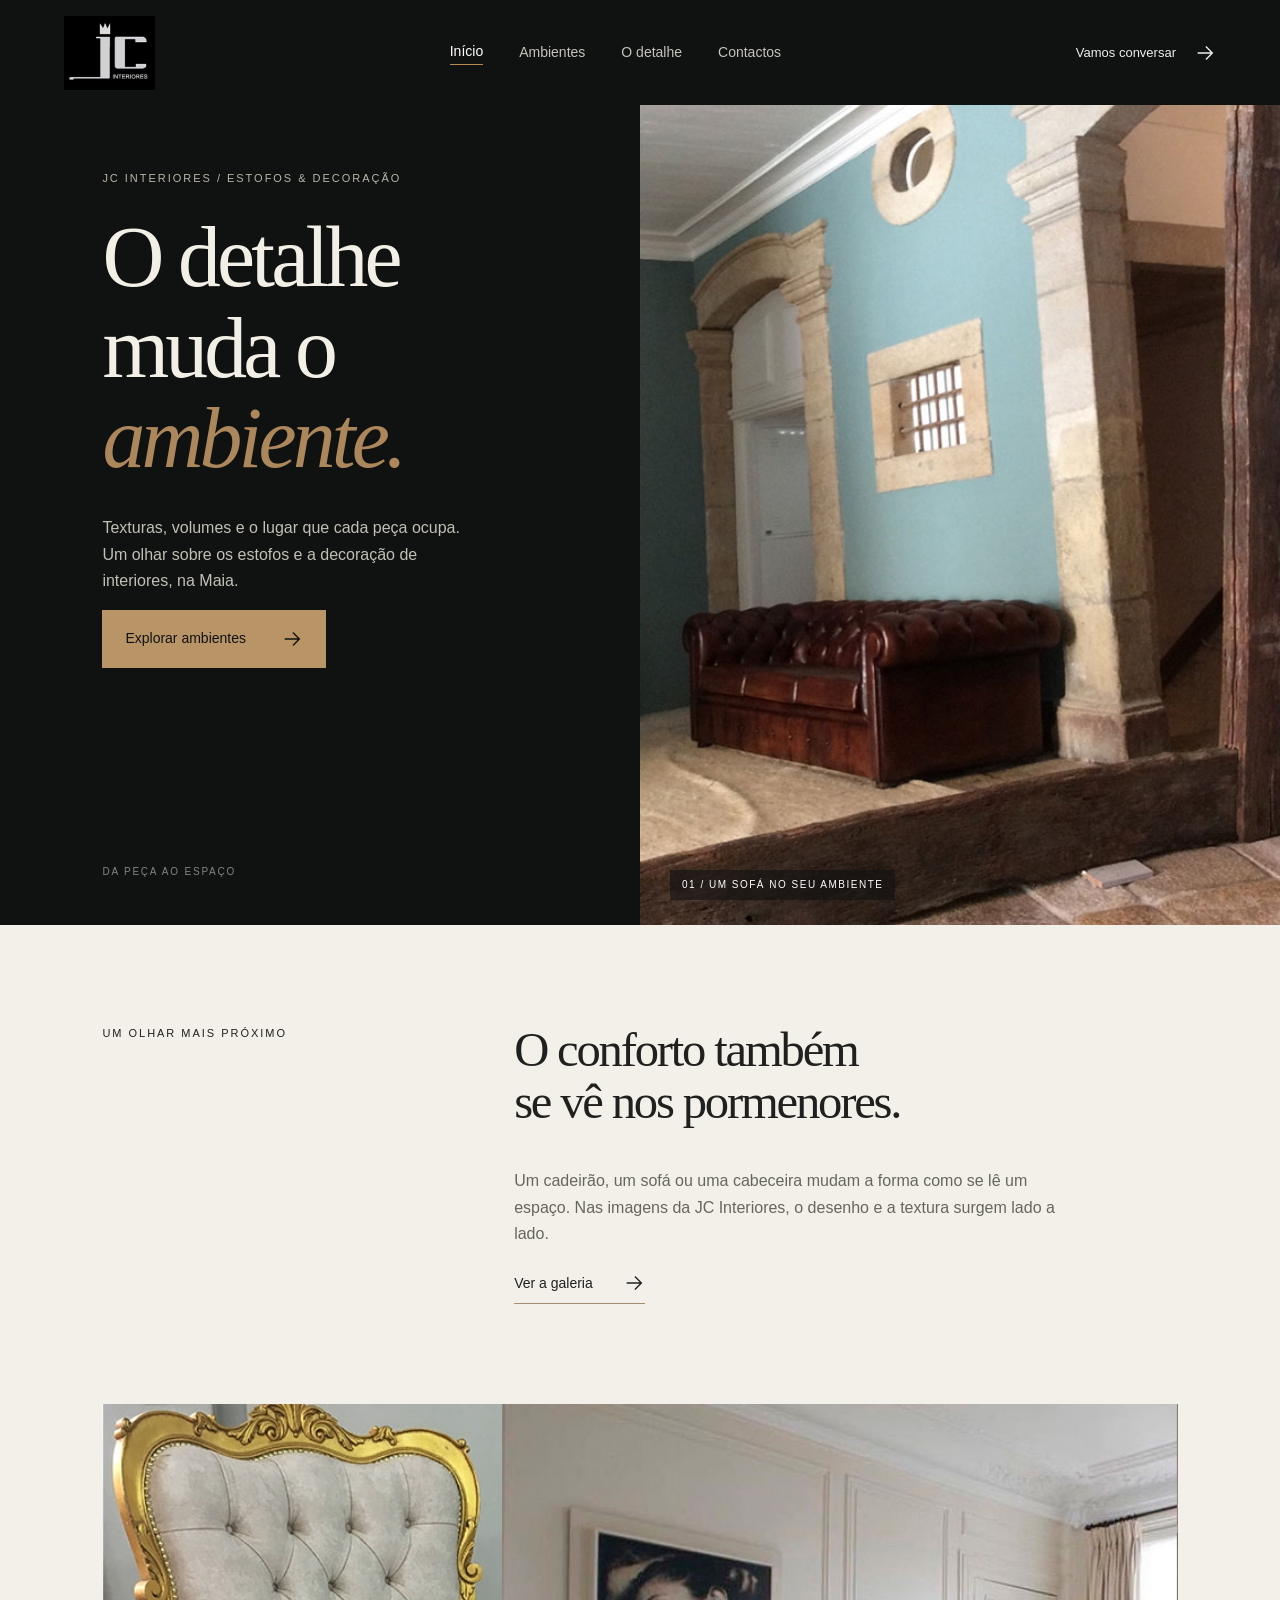
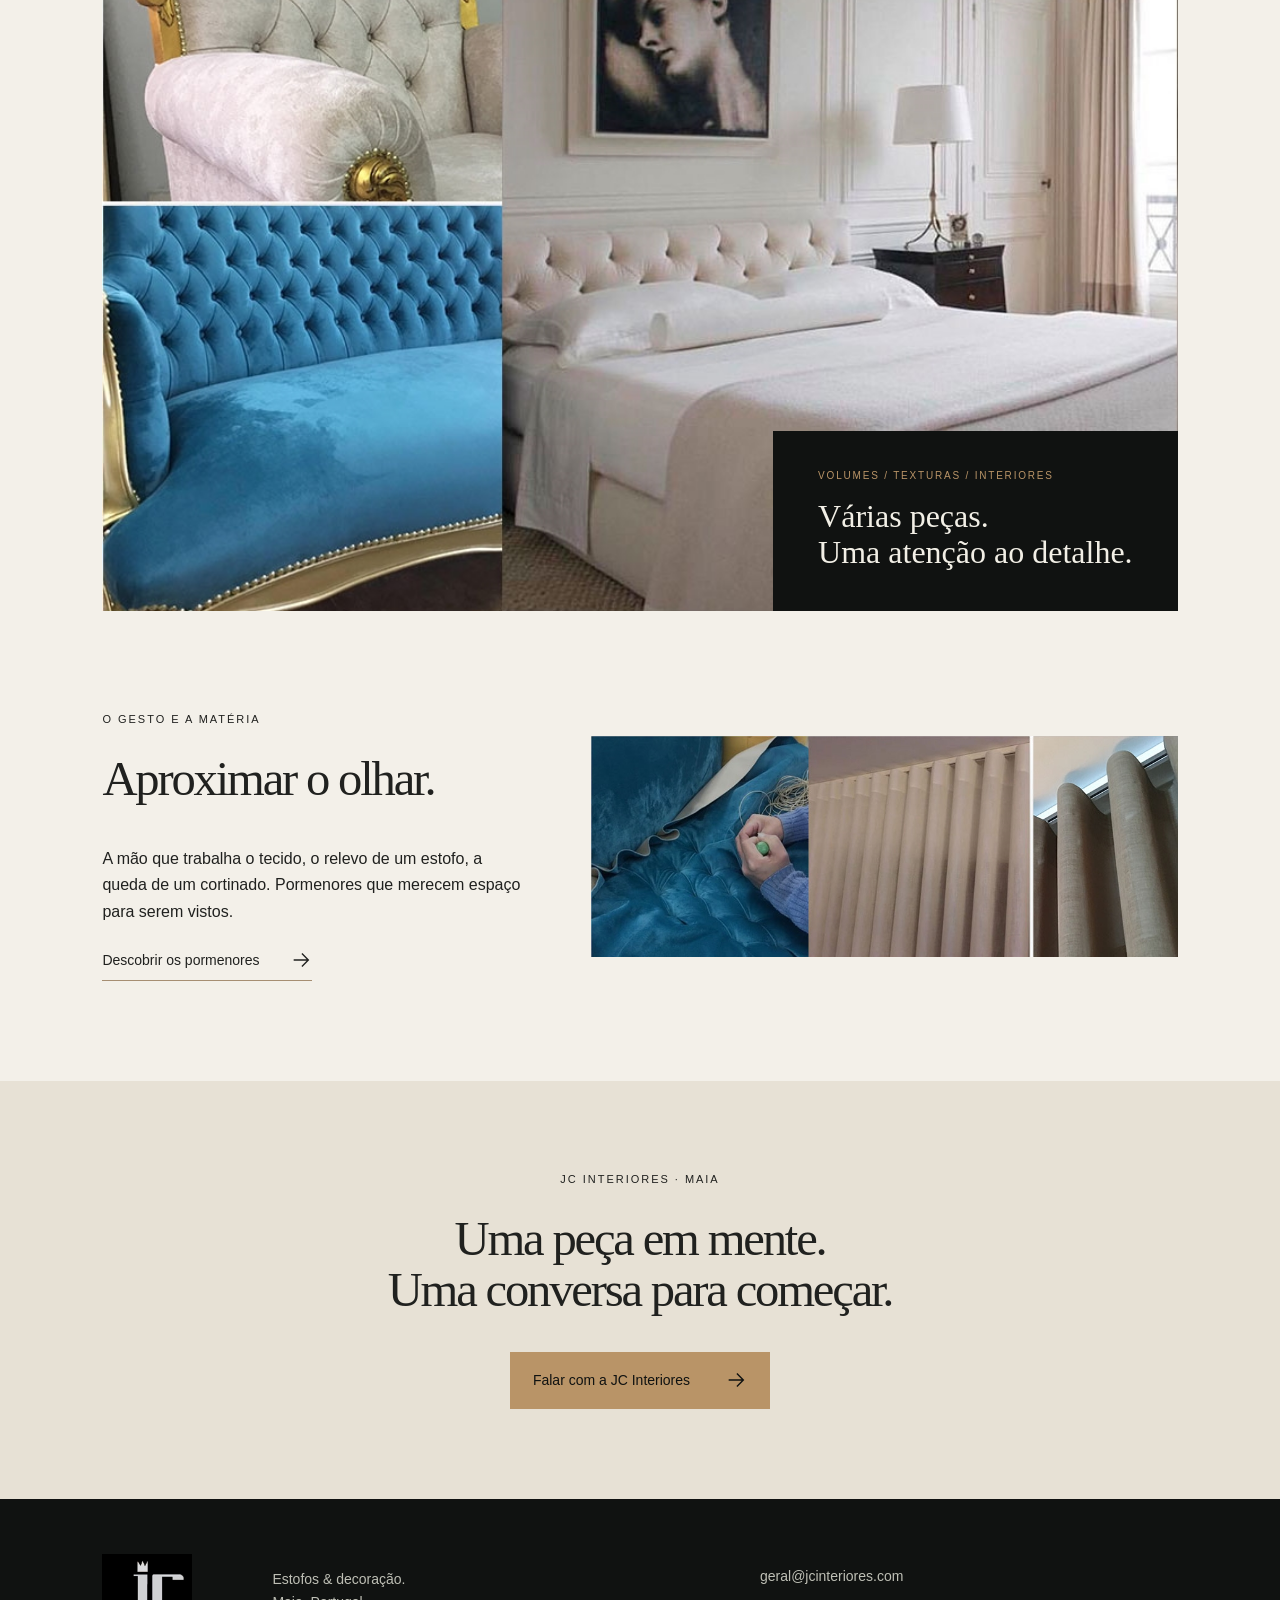
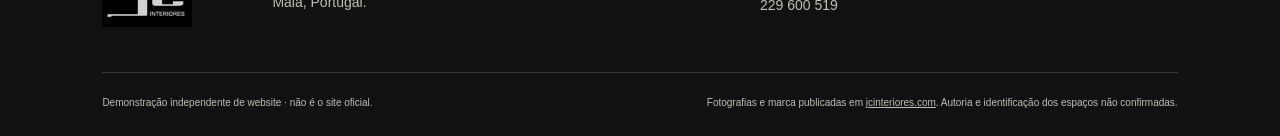
<file: index.html>
<!doctype html><html lang="pt-PT"><head><meta charset="utf-8"><meta name="viewport" content="width=device-width,initial-scale=1"><meta name="robots" content="noindex,nofollow"><title>Estofos e decoração · JC Interiores</title><meta name="description" content="Estofos e decoração de interiores na Maia. Explore ambientes, texturas e pormenores da apresentação da JC Interiores."><link rel="icon" href="assets/logo.jpg"><link rel="stylesheet" href="style.css"><script src="app.js" defer></script></head><body><a class="skip" href="#conteudo">Saltar para o conteúdo</a><header><a class="brand" href="index.html" aria-label="JC Interiores — início"><img src="assets/logo.jpg" alt="JC Interiores"></a><button class="menu" aria-label="Abrir menu" aria-expanded="false" aria-controls="nav"><span></span><span></span></button><nav id="nav" aria-label="Navegação principal"><a href="index.html" aria-current="page">Início</a><a href="galeria.html">Ambientes</a><a href="detalhe.html">O detalhe</a><a href="contactos.html">Contactos</a></nav><a class="header-contact" href="contactos.html">Vamos conversar <svg viewBox="0 0 24 24" aria-hidden="true"><path d="M4 12h15M13 5l7 7-7 7"/></svg></a></header><main id="conteudo"><section class="hero"><div class="hero-copy"><p class="eyebrow">JC INTERIORES / ESTOFOS & DECORAÇÃO</p><h1>O detalhe<br>muda o<br><em>ambiente.</em></h1><p class="lead">Texturas, volumes e o lugar que cada peça ocupa. Um olhar sobre os estofos e a decoração de interiores, na Maia.</p><a class="button" href="galeria.html">Explorar ambientes<svg viewBox="0 0 24 24" aria-hidden="true"><path d="M4 12h15M13 5l7 7-7 7"/></svg></a><span class="hero-note">DA PEÇA AO ESPAÇO</span></div><figure class="hero-image"><img src="assets/sofa.jpg" alt="Sofá castanho num interior com madeira e pedra, fotografia publicada no site da JC Interiores"><figcaption>01 / Um sofá no seu ambiente</figcaption></figure></section><section class="intro section"><p class="eyebrow">UM OLHAR MAIS PRÓXIMO</p><div><h2>O conforto também<br>se vê nos pormenores.</h2><p>Um cadeirão, um sofá ou uma cabeceira mudam a forma como se lê um espaço. Nas imagens da JC Interiores, o desenho e a textura surgem lado a lado.</p><a class="text-link" href="galeria.html">Ver a galeria<svg viewBox="0 0 24 24" aria-hidden="true"><path d="M4 12h15M13 5l7 7-7 7"/></svg></a></div></section><section class="wide-image"><img loading="lazy" src="assets/interiores.jpg" alt="Composição com cadeirões estofados e uma cabeceira clara"><div><span class="eyebrow">VOLUMES / TEXTURAS / INTERIORES</span><p>Várias peças.<br>Uma atenção ao detalhe.</p></div></section><section class="detail-preview section"><div><p class="eyebrow">O GESTO E A MATÉRIA</p><h2>Aproximar o olhar.</h2><p>A mão que trabalha o tecido, o relevo de um estofo, a queda de um cortinado. Pormenores que merecem espaço para serem vistos.</p><a class="text-link" href="detalhe.html">Descobrir os pormenores<svg viewBox="0 0 24 24" aria-hidden="true"><path d="M4 12h15M13 5l7 7-7 7"/></svg></a></div><img loading="lazy" src="assets/oficio.jpg" alt="Composição de um trabalho manual num estofo azul e pormenores de cortinados"></section><section class="contact-band"><p class="eyebrow">JC INTERIORES · MAIA</p><h2>Uma peça em mente.<br>Uma conversa para começar.</h2><a class="button" href="contactos.html">Falar com a JC Interiores<svg viewBox="0 0 24 24" aria-hidden="true"><path d="M4 12h15M13 5l7 7-7 7"/></svg></a></section></main><footer><div class="footer-top"><img src="assets/logo.jpg" alt="JC Interiores"><p>Estofos & decoração.<br>Maia, Portugal.</p><div><a href="mailto:geral@jcinteriores.com">geral@jcinteriores.com</a><a href="tel:+351229600519">229 600 519</a></div></div><div class="footer-bottom"><span>Demonstração independente de website · não é o site oficial.</span><span>Fotografias e marca publicadas em <a href="https://www.jcinteriores.com/" target="_blank" rel="noopener">jcinteriores.com</a>. Autoria e identificação dos espaços não confirmadas.</span></div></footer></body></html>
</file>
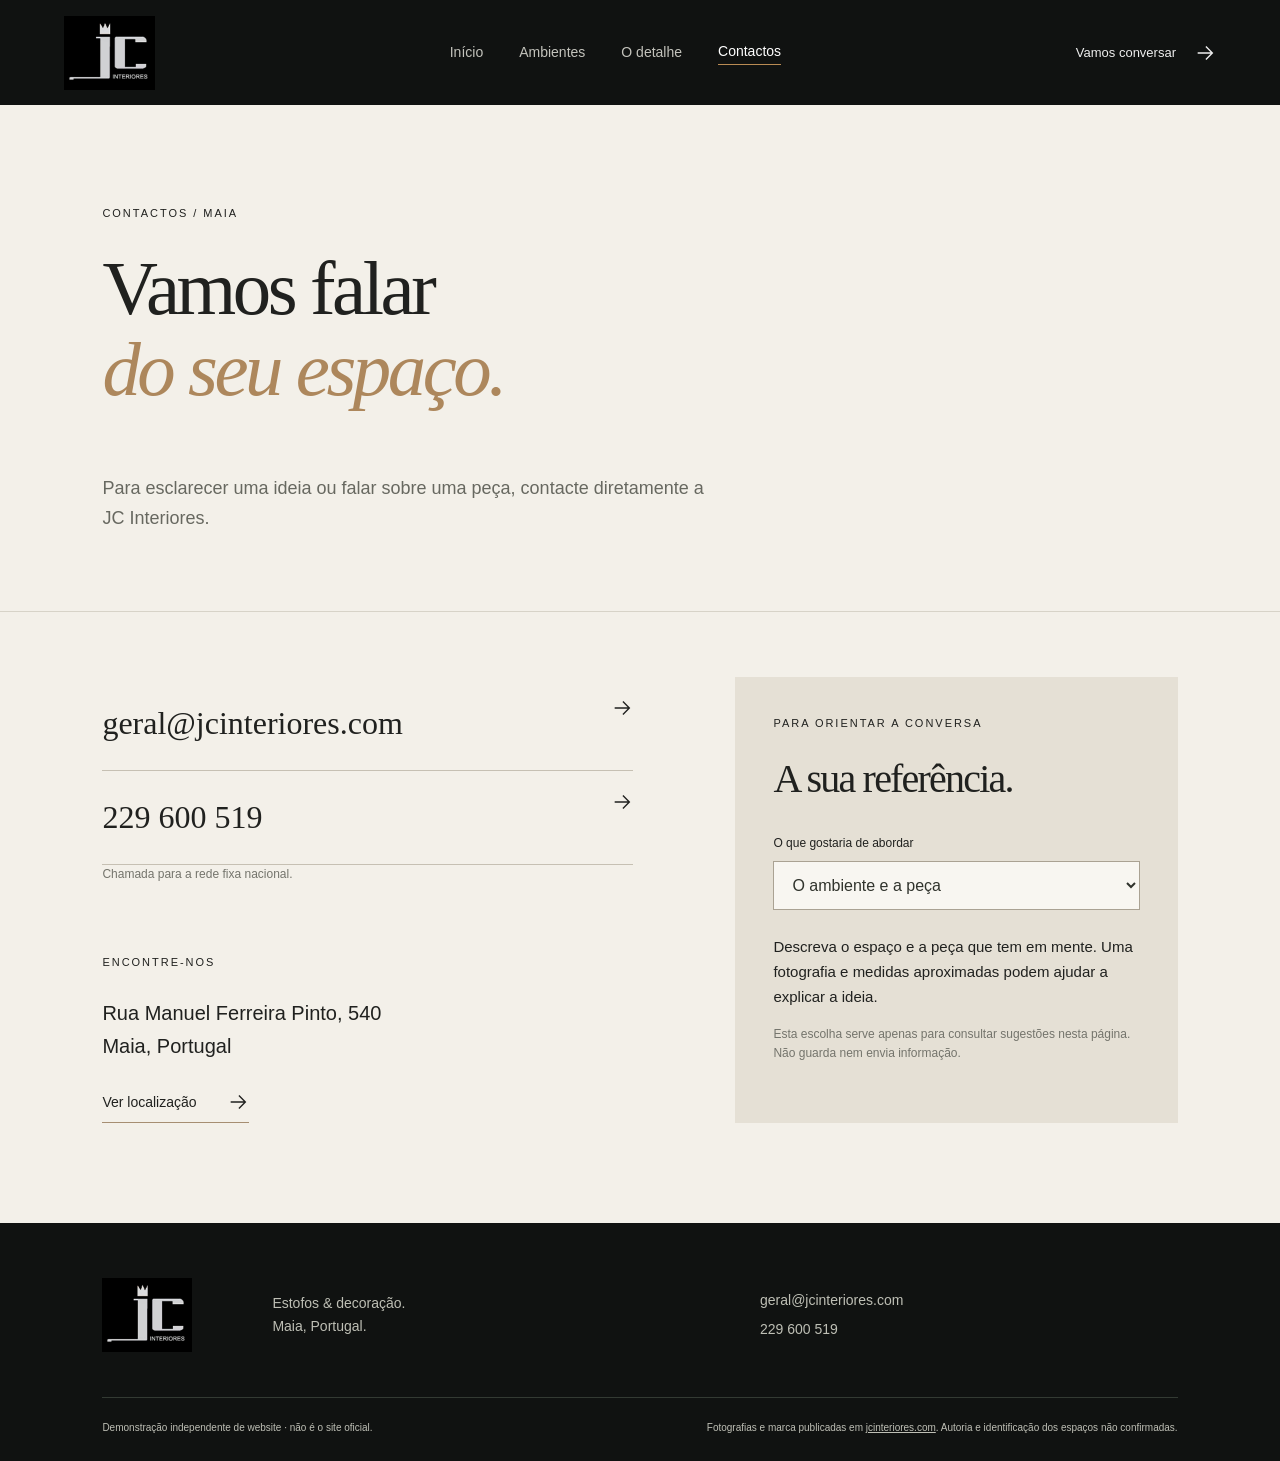
<file: contactos.html>
<!doctype html><html lang="pt-PT"><head><meta charset="utf-8"><meta name="viewport" content="width=device-width,initial-scale=1"><meta name="robots" content="noindex,nofollow"><title>Contactos · JC Interiores</title><meta name="description" content="Estofos e decoração de interiores na Maia. Explore ambientes, texturas e pormenores da apresentação da JC Interiores."><link rel="icon" href="assets/logo.jpg"><link rel="stylesheet" href="style.css"><script src="app.js" defer></script></head><body><a class="skip" href="#conteudo">Saltar para o conteúdo</a><header><a class="brand" href="index.html" aria-label="JC Interiores — início"><img src="assets/logo.jpg" alt="JC Interiores"></a><button class="menu" aria-label="Abrir menu" aria-expanded="false" aria-controls="nav"><span></span><span></span></button><nav id="nav" aria-label="Navegação principal"><a href="index.html">Início</a><a href="galeria.html">Ambientes</a><a href="detalhe.html">O detalhe</a><a href="contactos.html" aria-current="page">Contactos</a></nav><a class="header-contact" href="contactos.html">Vamos conversar <svg viewBox="0 0 24 24" aria-hidden="true"><path d="M4 12h15M13 5l7 7-7 7"/></svg></a></header><main id="conteudo"><section class="page-intro section"><p class="eyebrow">CONTACTOS / MAIA</p><h1>Vamos falar<br><em>do seu espaço.</em></h1><p class="lead">Para esclarecer uma ideia ou falar sobre uma peça, contacte diretamente a JC Interiores.</p></section><section class="contact-layout section"><div class="contact-data"><a class="large-link" href="mailto:geral@jcinteriores.com">geral@jcinteriores.com<svg viewBox="0 0 24 24" aria-hidden="true"><path d="M4 12h15M13 5l7 7-7 7"/></svg></a><a class="large-link" href="tel:+351229600519">229 600 519<svg viewBox="0 0 24 24" aria-hidden="true"><path d="M4 12h15M13 5l7 7-7 7"/></svg></a><p class="small">Chamada para a rede fixa nacional.</p><div class="address"><p class="eyebrow">ENCONTRE-NOS</p><p>Rua Manuel Ferreira Pinto, 540<br>Maia, Portugal</p><a class="text-link" href="https://www.google.com/maps/search/?api=1&query=Rua+Manuel+Ferreira+Pinto+540+Maia">Ver localização<svg viewBox="0 0 24 24" aria-hidden="true"><path d="M4 12h15M13 5l7 7-7 7"/></svg></a></div></div><aside class="request-note"><p class="eyebrow">PARA ORIENTAR A CONVERSA</p><h2>A sua referência.</h2><label for="interest">O que gostaria de abordar</label><select id="interest"><option value="ambiente">O ambiente e a peça</option><option value="pecas">Estofos e cabeceiras</option><option value="detalhes">Texturas e pormenores</option></select><p id="interest-note" aria-live="polite">Descreva o espaço e a peça que tem em mente. Uma fotografia e medidas aproximadas podem ajudar a explicar a ideia.</p><p class="small">Esta escolha serve apenas para consultar sugestões nesta página. Não guarda nem envia informação.</p></aside></section></main><footer><div class="footer-top"><img src="assets/logo.jpg" alt="JC Interiores"><p>Estofos & decoração.<br>Maia, Portugal.</p><div><a href="mailto:geral@jcinteriores.com">geral@jcinteriores.com</a><a href="tel:+351229600519">229 600 519</a></div></div><div class="footer-bottom"><span>Demonstração independente de website · não é o site oficial.</span><span>Fotografias e marca publicadas em <a href="https://www.jcinteriores.com/" target="_blank" rel="noopener">jcinteriores.com</a>. Autoria e identificação dos espaços não confirmadas.</span></div></footer></body></html>
</file>
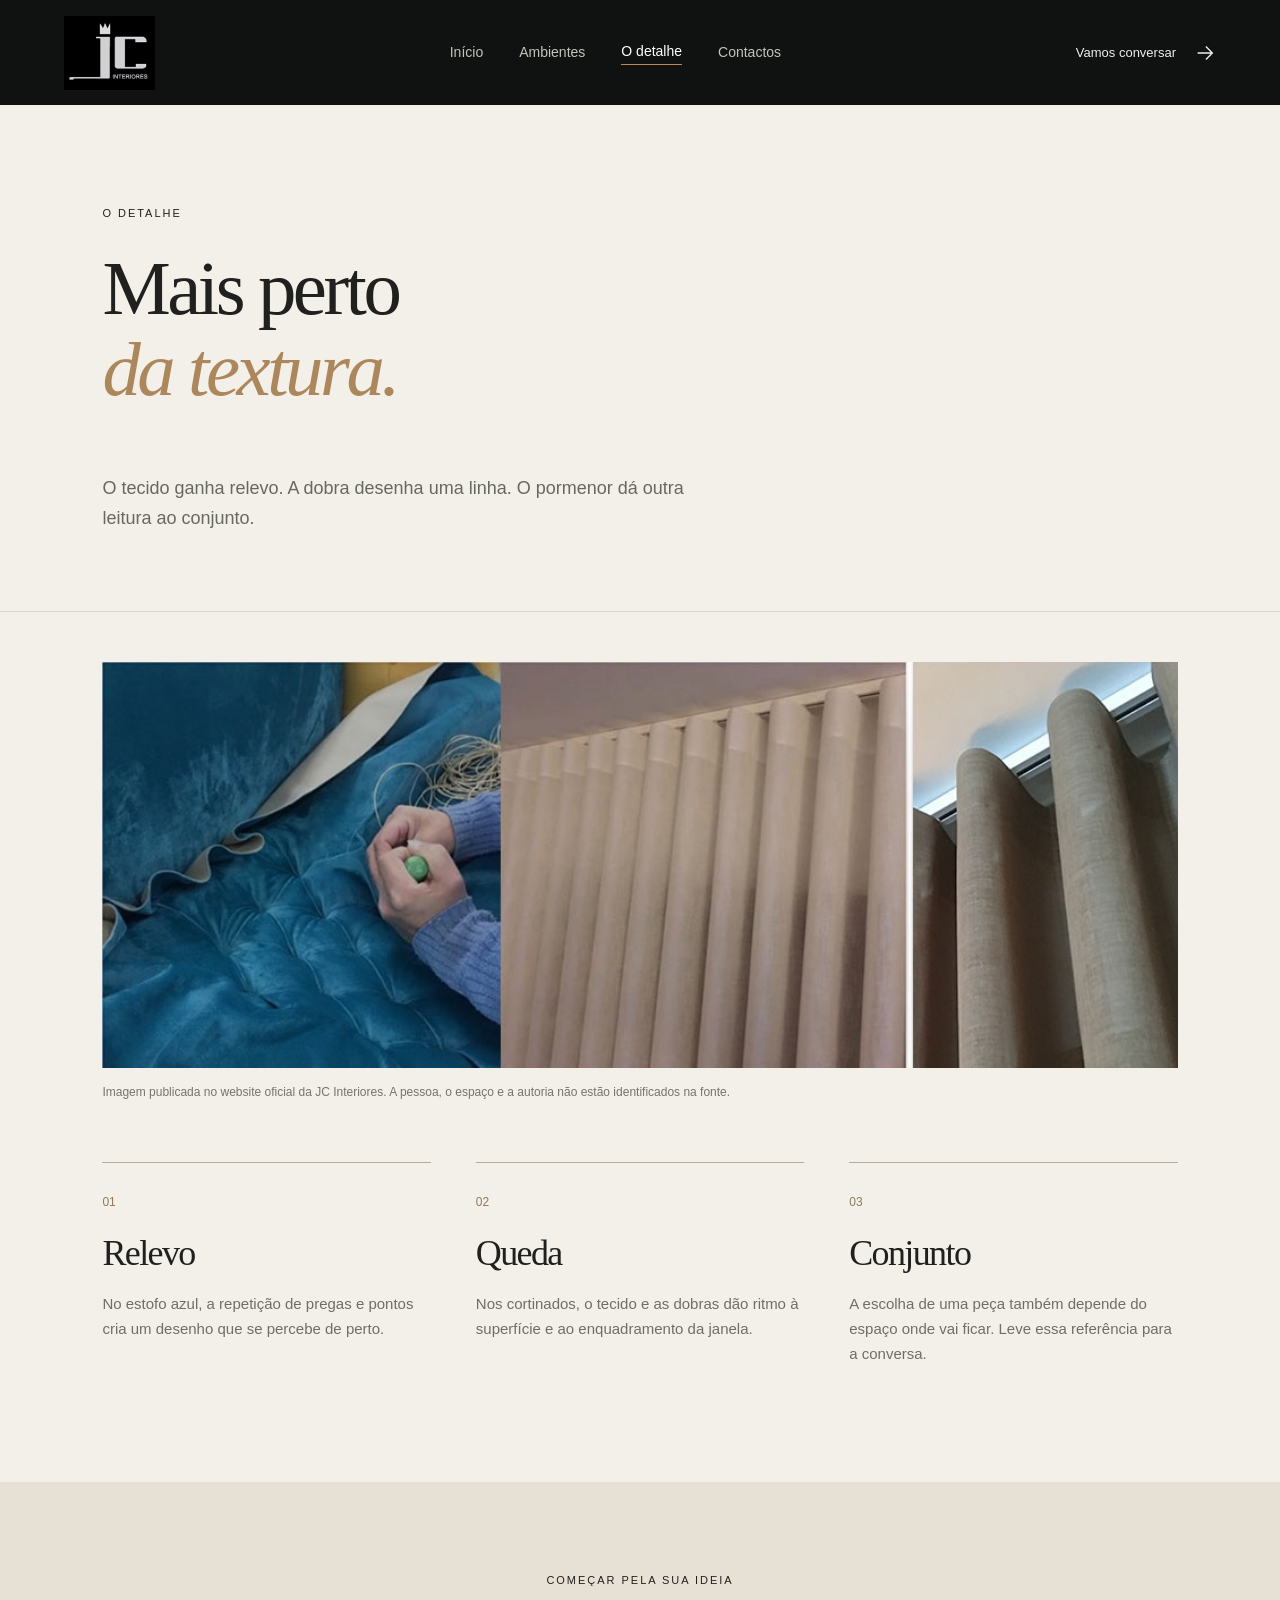
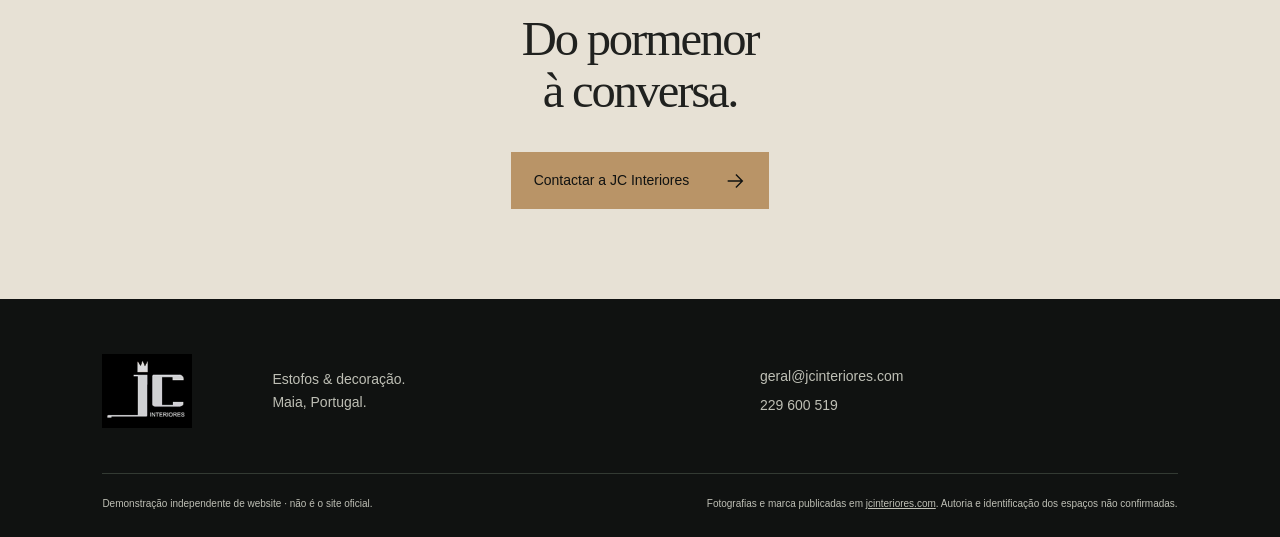
<file: detalhe.html>
<!doctype html><html lang="pt-PT"><head><meta charset="utf-8"><meta name="viewport" content="width=device-width,initial-scale=1"><meta name="robots" content="noindex,nofollow"><title>O detalhe · JC Interiores</title><meta name="description" content="Estofos e decoração de interiores na Maia. Explore ambientes, texturas e pormenores da apresentação da JC Interiores."><link rel="icon" href="assets/logo.jpg"><link rel="stylesheet" href="style.css"><script src="app.js" defer></script></head><body><a class="skip" href="#conteudo">Saltar para o conteúdo</a><header><a class="brand" href="index.html" aria-label="JC Interiores — início"><img src="assets/logo.jpg" alt="JC Interiores"></a><button class="menu" aria-label="Abrir menu" aria-expanded="false" aria-controls="nav"><span></span><span></span></button><nav id="nav" aria-label="Navegação principal"><a href="index.html">Início</a><a href="galeria.html">Ambientes</a><a href="detalhe.html" aria-current="page">O detalhe</a><a href="contactos.html">Contactos</a></nav><a class="header-contact" href="contactos.html">Vamos conversar <svg viewBox="0 0 24 24" aria-hidden="true"><path d="M4 12h15M13 5l7 7-7 7"/></svg></a></header><main id="conteudo"><section class="page-intro section"><p class="eyebrow">O DETALHE</p><h1>Mais perto<br><em>da textura.</em></h1><p class="lead">O tecido ganha relevo. A dobra desenha uma linha. O pormenor dá outra leitura ao conjunto.</p></section><figure class="craft-figure section"><img src="assets/oficio.jpg" alt="Mão a trabalhar um estofo azul e dois enquadramentos de cortinados"><figcaption>Imagem publicada no website oficial da JC Interiores. A pessoa, o espaço e a autoria não estão identificados na fonte.</figcaption></figure><section class="three-notes section"><article><span>01</span><h2>Relevo</h2><p>No estofo azul, a repetição de pregas e pontos cria um desenho que se percebe de perto.</p></article><article><span>02</span><h2>Queda</h2><p>Nos cortinados, o tecido e as dobras dão ritmo à superfície e ao enquadramento da janela.</p></article><article><span>03</span><h2>Conjunto</h2><p>A escolha de uma peça também depende do espaço onde vai ficar. Leve essa referência para a conversa.</p></article></section><section class="contact-band"><p class="eyebrow">COMEÇAR PELA SUA IDEIA</p><h2>Do pormenor<br>à conversa.</h2><a class="button" href="contactos.html?interesse=detalhes">Contactar a JC Interiores<svg viewBox="0 0 24 24" aria-hidden="true"><path d="M4 12h15M13 5l7 7-7 7"/></svg></a></section></main><footer><div class="footer-top"><img src="assets/logo.jpg" alt="JC Interiores"><p>Estofos & decoração.<br>Maia, Portugal.</p><div><a href="mailto:geral@jcinteriores.com">geral@jcinteriores.com</a><a href="tel:+351229600519">229 600 519</a></div></div><div class="footer-bottom"><span>Demonstração independente de website · não é o site oficial.</span><span>Fotografias e marca publicadas em <a href="https://www.jcinteriores.com/" target="_blank" rel="noopener">jcinteriores.com</a>. Autoria e identificação dos espaços não confirmadas.</span></div></footer></body></html>
</file>
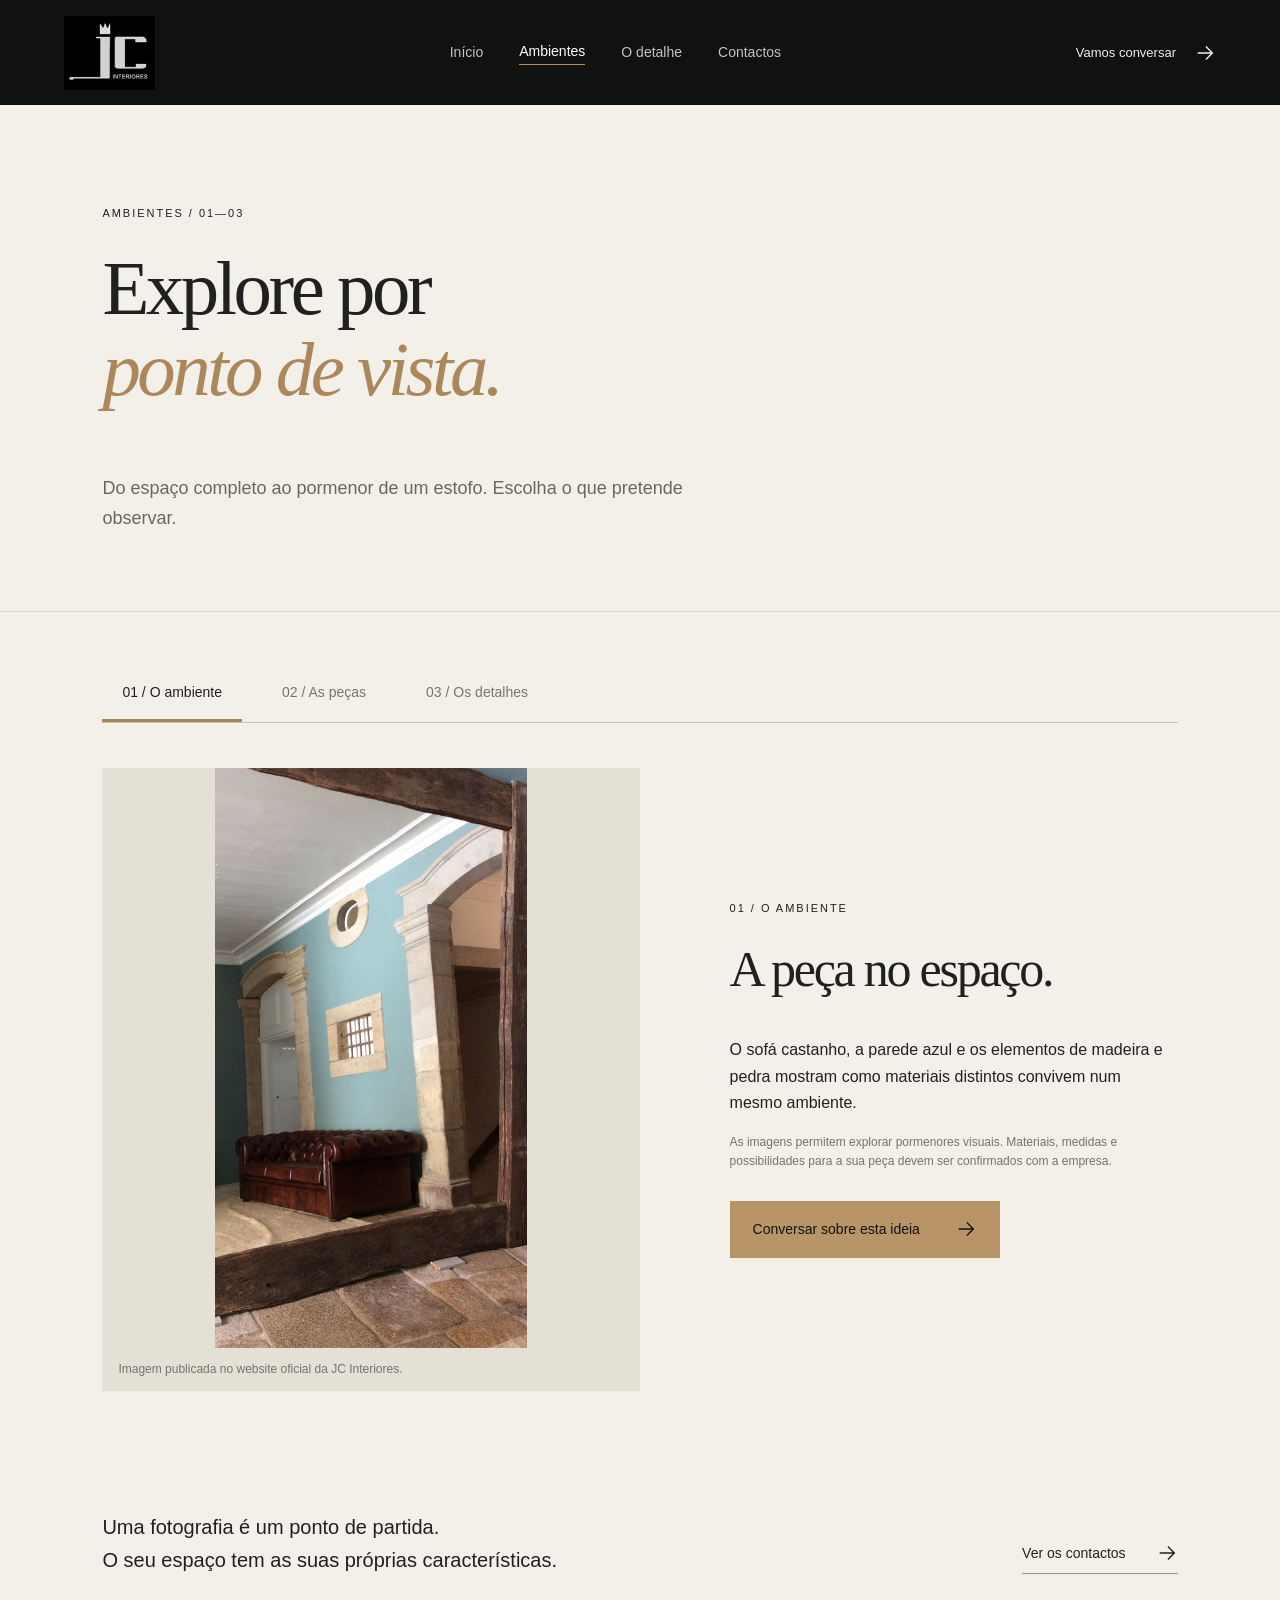
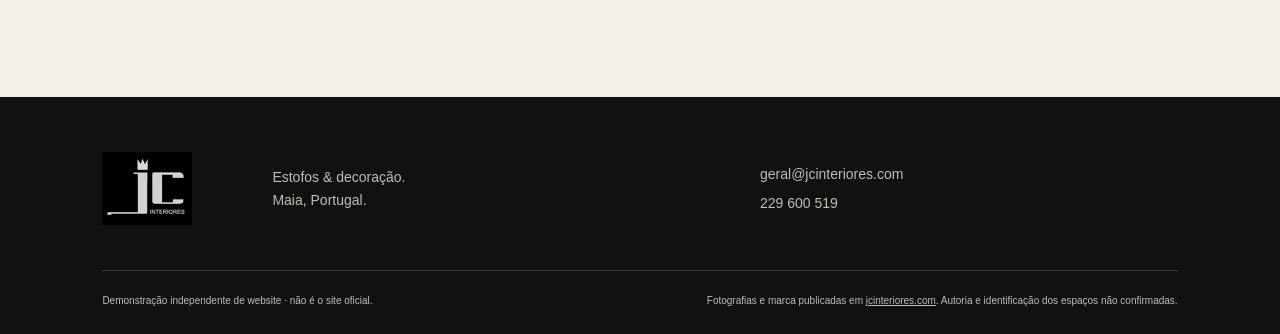
<file: galeria.html>
<!doctype html><html lang="pt-PT"><head><meta charset="utf-8"><meta name="viewport" content="width=device-width,initial-scale=1"><meta name="robots" content="noindex,nofollow"><title>Ambientes · JC Interiores</title><meta name="description" content="Estofos e decoração de interiores na Maia. Explore ambientes, texturas e pormenores da apresentação da JC Interiores."><link rel="icon" href="assets/logo.jpg"><link rel="stylesheet" href="style.css"><script src="app.js" defer></script></head><body><a class="skip" href="#conteudo">Saltar para o conteúdo</a><header><a class="brand" href="index.html" aria-label="JC Interiores — início"><img src="assets/logo.jpg" alt="JC Interiores"></a><button class="menu" aria-label="Abrir menu" aria-expanded="false" aria-controls="nav"><span></span><span></span></button><nav id="nav" aria-label="Navegação principal"><a href="index.html">Início</a><a href="galeria.html" aria-current="page">Ambientes</a><a href="detalhe.html">O detalhe</a><a href="contactos.html">Contactos</a></nav><a class="header-contact" href="contactos.html">Vamos conversar <svg viewBox="0 0 24 24" aria-hidden="true"><path d="M4 12h15M13 5l7 7-7 7"/></svg></a></header><main id="conteudo"><section class="page-intro section"><p class="eyebrow">AMBIENTES / 01—03</p><h1>Explore por<br><em>ponto de vista.</em></h1><p class="lead">Do espaço completo ao pormenor de um estofo. Escolha o que pretende observar.</p></section><section class="gallery section"><div class="tabs" role="group" aria-label="Escolher ponto de vista"><button data-view="ambiente" aria-pressed="true">01 / O ambiente</button><button data-view="pecas" aria-pressed="false">02 / As peças</button><button data-view="detalhes" aria-pressed="false">03 / Os detalhes</button></div><div class="gallery-display"><figure><img id="gallery-image" src="assets/sofa.jpg" alt="Sofá castanho enquadrado num espaço de pedra e madeira"><figcaption id="gallery-caption">Imagem publicada no website oficial da JC Interiores.</figcaption></figure><div class="gallery-copy" aria-live="polite"><p class="eyebrow" id="gallery-number">01 / O AMBIENTE</p><h2 id="gallery-title">A peça no espaço.</h2><p id="gallery-description">O sofá castanho, a parede azul e os elementos de madeira e pedra mostram como materiais distintos convivem num mesmo ambiente.</p><p class="small">As imagens permitem explorar pormenores visuais. Materiais, medidas e possibilidades para a sua peça devem ser confirmados com a empresa.</p><a class="button gallery-contact" href="contactos.html?interesse=ambiente">Conversar sobre esta ideia<svg viewBox="0 0 24 24" aria-hidden="true"><path d="M4 12h15M13 5l7 7-7 7"/></svg></a></div></div></section><section class="quiet-note section"><p>Uma fotografia é um ponto de partida.<br><strong>O seu espaço tem as suas próprias características.</strong></p><a class="text-link" href="contactos.html">Ver os contactos<svg viewBox="0 0 24 24" aria-hidden="true"><path d="M4 12h15M13 5l7 7-7 7"/></svg></a></section></main><footer><div class="footer-top"><img src="assets/logo.jpg" alt="JC Interiores"><p>Estofos & decoração.<br>Maia, Portugal.</p><div><a href="mailto:geral@jcinteriores.com">geral@jcinteriores.com</a><a href="tel:+351229600519">229 600 519</a></div></div><div class="footer-bottom"><span>Demonstração independente de website · não é o site oficial.</span><span>Fotografias e marca publicadas em <a href="https://www.jcinteriores.com/" target="_blank" rel="noopener">jcinteriores.com</a>. Autoria e identificação dos espaços não confirmadas.</span></div></footer></body></html>
</file>
<file: style.css>
*{box-sizing:border-box}html{scroll-behavior:smooth;scroll-padding-top:110px}body{margin:0;background:#f3f0e9;color:#20211f;font:16px/1.65 Arial,sans-serif}a{color:inherit;text-decoration:none}button,select{font:inherit}button,a,select{-webkit-tap-highlight-color:transparent}a:focus-visible,button:focus-visible,select:focus-visible{outline:3px solid #b98b54;outline-offset:5px}img{display:block;max-width:100%}figure{margin:0}svg{width:22px;height:22px;fill:none;stroke:currentColor;stroke-width:1.5;flex-shrink:0}h1,h2,p{margin-top:0}h1,h2{font-family:Georgia,serif;font-weight:400;letter-spacing:-.045em;line-height:1.06}h1{font-size:clamp(58px,6.7vw,116px)}h2{font-size:clamp(36px,3.8vw,64px)}em{font-weight:400;color:#ad875c}header{height:105px;padding:15px 5vw;display:flex;align-items:center;justify-content:space-between;background:#101211;color:#eee;gap:36px;position:relative;z-index:5}.brand img{width:91px;height:74px;object-fit:contain}.brand{flex-shrink:0}nav{display:flex;align-items:center;gap:36px}nav a{font-size:14px;color:#c3c3bc}nav a:hover,nav a[aria-current]{color:#fff}nav a[aria-current]{border-bottom:1px solid #b98b54}.header-contact{display:flex;align-items:center;gap:18px;font-size:13px}.menu{display:none}.eyebrow{font:11px/1.6 Arial,sans-serif;letter-spacing:.18em;text-transform:uppercase;margin-bottom:25px}.lead{font-size:18px;max-width:470px;line-height:1.65;color:#676860}.button{display:inline-flex;align-items:center;justify-content:space-between;gap:35px;padding:16px 22px;background:#b99467;color:#101211;font-size:14px;border:1px solid #b99467}.button:hover{background:#d1b28c}.text-link{display:inline-flex;align-items:center;gap:30px;font-size:14px;border-bottom:1px solid #a68e72;padding:8px 0}.section{padding:100px 8vw}.hero{display:grid;grid-template-columns:1fr 1fr;background:#101211;color:#f2efe6;min-height:760px}.hero-copy{padding:65px 4vw 45px 8vw;display:flex;align-items:flex-start;flex-direction:column}.hero .eyebrow{color:#b7b7a9}.hero h1{margin-bottom:30px}.hero .lead{max-width:380px;color:#c0c0b6;font-size:16px}.hero-note{font-size:10px;letter-spacing:.18em;color:#80877d;margin-top:auto;padding-top:45px}.hero-image{position:relative;overflow:hidden;max-height:820px}.hero-image img{height:100%;width:100%;object-fit:cover;object-position:center 67%}.hero-image figcaption{position:absolute;bottom:25px;left:30px;color:#fff;font-size:10px;letter-spacing:.15em;text-transform:uppercase;background:#1119;padding:7px 12px}.intro{display:grid;grid-template-columns:1fr 2fr;gap:80px}.intro p:not(.eyebrow){max-width:570px;color:#66665e}.wide-image{position:relative;margin:0 8vw}.wide-image img{width:100%;height:auto}.wide-image>div{position:absolute;bottom:0;right:0;padding:30px 45px;background:#101211;color:#f2efe6}.wide-image p{font:32px/1.15 Georgia,serif;margin:10px 0}.wide-image .eyebrow{color:#b99467;font-size:10px}.detail-preview{display:grid;grid-template-columns:1fr 1.4fr;gap:70px;align-items:center}.detail-preview p{max-width:420px}.detail-preview img{width:100%;height:auto}.contact-band{padding:90px 8vw;background:#e7e1d5;text-align:center}.contact-band h2{margin-bottom:35px}.page-intro{padding-bottom:60px;border-bottom:1px solid #d7d3c8}.page-intro h1{font-size:clamp(54px,6vw,96px);max-width:900px}.page-intro .lead{max-width:620px}.gallery{padding-top:55px}.tabs{display:flex;border-bottom:1px solid #c8c4b8;margin-bottom:45px;gap:20px}.tabs button{background:none;border:0;border-bottom:3px solid transparent;cursor:pointer;padding:14px 20px;color:#76766e;font-size:14px}.tabs button[aria-pressed=true]{border-bottom-color:#a88355;color:#20211f}.gallery-display{display:grid;grid-template-columns:1.2fr 1fr;gap:7vw;align-items:center}.gallery-display figure{background:#e5e0d6}.gallery-display img{width:100%;height:580px;object-fit:contain}.gallery-display figcaption{padding:12px 16px}.gallery-copy{max-width:450px}.gallery-copy h2{font-size:50px}.gallery-copy .small{margin-bottom:30px}.small,figcaption{font-size:12px;line-height:1.6;color:#74746c}.quiet-note{padding-top:20px;display:flex;justify-content:space-between;gap:30px;align-items:center}.quiet-note p{font-size:20px}.quiet-note strong{font-weight:400}.craft-figure{padding-top:50px;padding-bottom:30px}.craft-figure img{width:100%;height:auto}.craft-figure figcaption{padding-top:15px}.three-notes{padding-top:30px;display:grid;grid-template-columns:repeat(3,1fr);gap:45px}.three-notes article{border-top:1px solid #b5ac9f;padding-top:25px}.three-notes span{font-size:12px;color:#8e795d}.three-notes h2{font-size:36px;margin:20px 0}.three-notes p{color:#6f6e66;font-size:15px}.contact-layout{display:grid;grid-template-columns:1.2fr 1fr;gap:8vw;padding-top:65px}.large-link{font-family:Georgia,serif;font-size:clamp(22px,2.5vw,38px);display:flex;gap:30px;justify-content:space-between;border-bottom:1px solid #c6c0b3;padding:20px 0;overflow-wrap:anywhere}.address{margin-top:70px}.address p:not(.eyebrow){font-size:20px}.request-note{background:#e5e0d5;padding:38px}.request-note h2{font-size:40px}.request-note label{font-size:12px;display:block;margin-bottom:8px}.request-note select{width:100%;padding:14px;border:1px solid #aaa293;background:#f8f6f1;color:#30332c;border-radius:0}.request-note #interest-note{padding-top:25px;font-size:15px}footer{background:#101211;color:#bebfb5;padding:55px 8vw 25px}.footer-top{display:grid;grid-template-columns:100px 1fr 1fr;gap:70px;align-items:center;padding-bottom:45px}.footer-top img{width:90px}.footer-top p{margin:0;font-size:14px}.footer-top>div{display:flex;flex-direction:column;gap:6px;font-size:14px}.footer-bottom{border-top:1px solid #333a33;padding-top:22px;display:flex;justify-content:space-between;gap:35px;font-size:10px;line-height:1.6}.footer-bottom span{max-width:500px}.footer-bottom a{text-decoration:underline}.skip{position:absolute;left:10px;top:-70px;z-index:99;padding:12px;background:#fff;color:#111}.skip:focus{top:10px}@media(max-width:800px){header{height:90px;padding:12px 6vw;gap:12px}.brand img{height:64px;width:80px}.header-contact{display:none}.menu{display:flex;flex-direction:column;justify-content:center;gap:7px;background:none;border:1px solid #71776d;padding:12px;width:46px;height:43px;color:#fff}.menu span{display:block;background:currentColor;height:1px;width:20px}nav{display:none;position:absolute;top:90px;left:0;right:0;background:#101211;padding:20px 6vw 35px;flex-direction:column;align-items:flex-start;gap:20px;border-bottom:1px solid #54594f}nav.open{display:flex}nav a{font-size:17px}.hero{grid-template-columns:1fr;min-height:0}.hero-copy{padding:46px 7vw 38px}.hero h1{font-size:68px}.hero .lead{font-size:16px}.hero-note{padding-top:35px}.hero-image{max-height:none}.hero-image img{height:auto;width:100%;object-fit:contain}.hero-image figcaption{left:20px;bottom:20px}.section{padding:60px 7vw}.intro{grid-template-columns:1fr;gap:12px}.intro h2{font-size:40px}.wide-image{margin:0}.wide-image>div{position:static;padding:28px 7vw}.wide-image p{font-size:30px}.detail-preview{grid-template-columns:1fr;gap:30px}.contact-band{padding:65px 7vw}.contact-band h2{font-size:40px}.page-intro{padding-bottom:40px}.page-intro h1{font-size:55px}.lead{font-size:17px}.gallery{padding-top:25px}.tabs{gap:0;justify-content:space-between;margin-bottom:30px}.tabs button{padding:14px 7px;font-size:12px}.gallery-display{grid-template-columns:1fr;gap:35px}.gallery-display img{height:auto;max-height:600px;object-fit:contain}.gallery-copy h2{font-size:40px}.quiet-note{flex-direction:column;align-items:flex-start;padding-top:5px}.quiet-note p{font-size:18px}.craft-figure{padding-top:35px}.three-notes{grid-template-columns:1fr;gap:25px;padding-top:15px}.three-notes h2{font-size:32px}.contact-layout{grid-template-columns:1fr;gap:35px;padding-top:30px}.large-link{font-size:25px;gap:15px}.address{margin-top:35px}.request-note{padding:25px}.footer-top{grid-template-columns:80px 1fr;gap:25px}.footer-top>div{grid-column:1/-1}.footer-bottom{flex-direction:column;gap:12px}footer{padding:45px 7vw 25px}}@media(prefers-reduced-motion:reduce){html{scroll-behavior:auto}}
</file>
